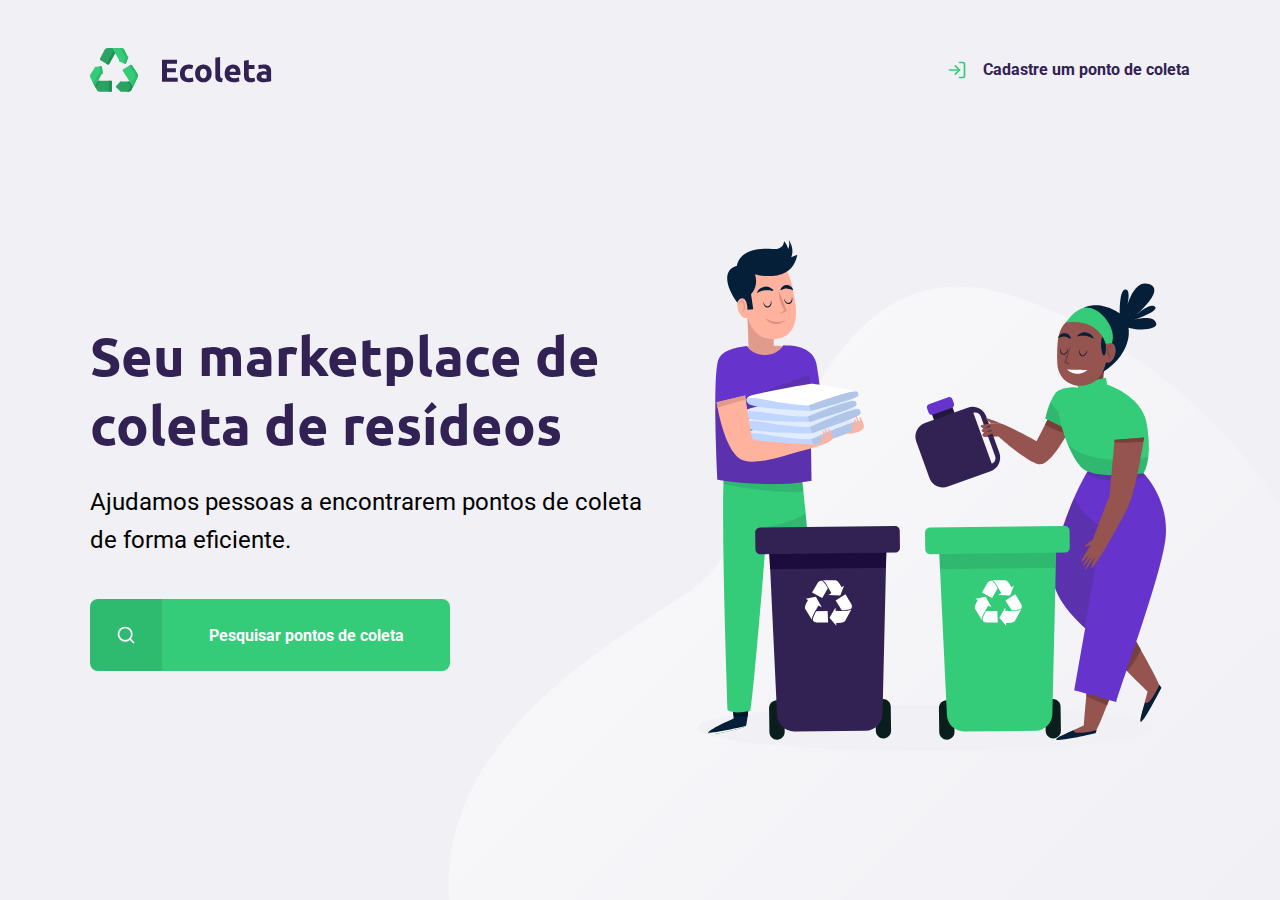
<file: index.html>
<!DOCTYPE html>
<html lang="pt_br">
<head>
    <meta charset="UTF-8">
    <meta name="viewport" content="width=device-width, initial-scale=1.0">
    <title>Ecoleta</title>

    <link href="https://fonts.googleapis.com/css2?family=Roboto&family=Ubuntu:wght@300;700&display=swap" rel="stylesheet">

    <link rel="stylesheet" href="styles/main.css">
    <link rel="stylesheet" href="styles/responsive.css">
    <link rel="stylesheet" href="styles/home.css">
</head>
<body>

    <div id="page-home">

        <div class="content">

            <header>
                <img src="/assets/logo.svg" alt="Ecoleta">
                <a href="http://google.com.br">
                    <span></span>
                    Cadastre um ponto de coleta
                </a>
            </header>
            
            <main>
                <h1>Seu marketplace de coleta de resídeos</h1>
            
                <p>Ajudamos pessoas a encontrarem pontos de coleta de forma eficiente.</p>
                
                <a href="#">
                    <span></span>
                    <strong>Pesquisar pontos de coleta</strong>
                </a>

            </main>

        </div>

    </div>

    


</body>
</html>
</file>
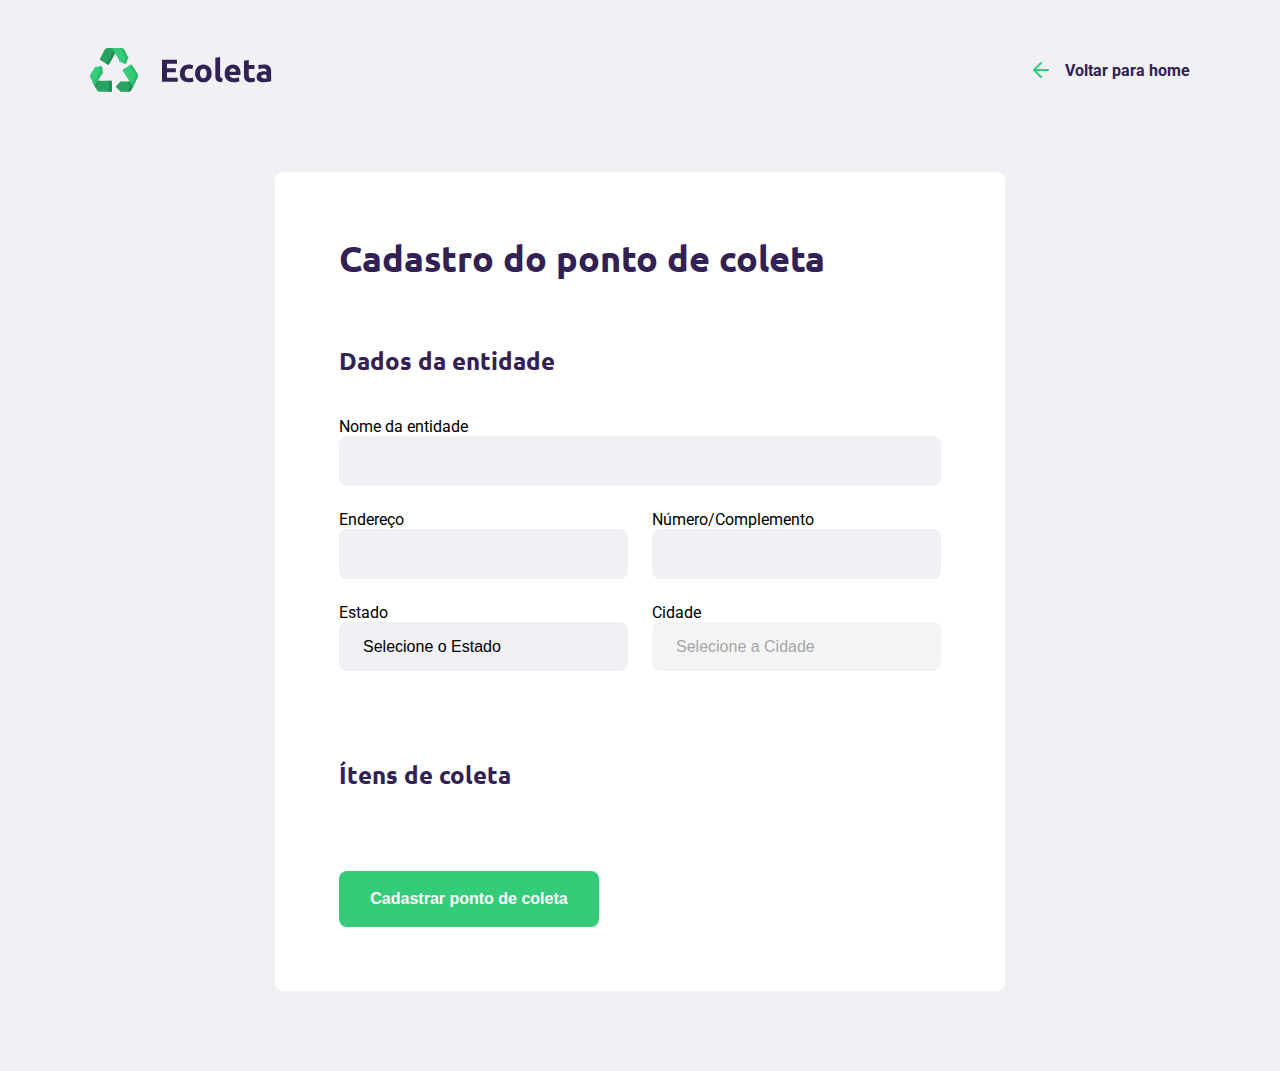
<file: create-point.html>
<!DOCTYPE html>
<html lang="pt_br">
<head>
    <meta charset="UTF-8">
    <meta name="viewport" content="width=device-width, initial-scale=1.0">
    <title>Ecoleta</title>

    <link href="https://fonts.googleapis.com/css2?family=Roboto&family=Ubuntu:wght@300;700&display=swap" rel="stylesheet">

    <link rel="stylesheet" href="styles/main.css">
    <link rel="stylesheet" href="styles/create-point.css">
    <link rel="stylesheet" href="styles/responsive.css">
</head>
<body>

    <div id="page-create-point">

        <header>
            <img src="/assets/logo.svg" alt="Ecoleta">
            <a href="http://google.com.br">
                <span></span>
                Voltar para home
            </a>
        </header>

        <form action="">

            <h1>Cadastro do ponto de coleta</h1>

            <fieldset>
                <legend>
                    <h2>Dados da entidade</h2>
                </legend>

                <div class="field">
                    <label for="name">Nome da entidade</label>
                    <input type="text" name="name">
                </div>

                <div class="field-group">
                    <div class="field">
                        <label for="address">Endereço</label>
                        <input type="text" name="address">
                    </div>
                    <div class="field">
                        <label for="address2">Número/Complemento</label>
                        <input type="text" name="address2">
                    </div>
                </div>

                <div class="field-group">
                    <div class="field">
                        <label for="state">Estado</label>
                        <select name="uf">
                            <option value="">Selecione o Estado</option>
                        </select>

                        <input type="hidden" name="state">
                    </div>

                    <div class="field">
                        <label for="city">Cidade</label>
                        <select name="city" disabled>
                            <option value="">Selecione a Cidade</option>
                        </select>
                    </div>
                </div>

            </fieldset>

            <fieldset>
                <legend>
                    <h2>Ítens de coleta</h2>
                </legend>
            </fieldset>

            <button type="submit">Cadastrar ponto de coleta</button>

        </form>

    </div>

    

    <script src="/scripts/create-point.js"></script>
</body>
</html>
</file>
<file: styles/main.css>
:root {
    --title-color: #322153;
    --primary-color: #34cb79;
}

* {
    margin: 0;
    padding: 0;
    box-sizing: border-box;
}

html {
    font-family: 'Roboto', sans-serif;
}

body {
    background: #f0f0f5;
    -webkit-font-smoothing: antialiased;
}

a {
    text-decoration: none;
}

h1, h2, h3, h4, h5, h6 {
    color: var(--title-color);
    font-family: 'Ubuntu', sans-serif;
}
</file>
<file: styles/responsive.css>
@media (max-width: 900px) {
    #page-home {
        background-position-x: 70vw;
    }

    #page-home .content {
        align-items: center;
        text-align: center;
    }

    #page-home header a {
        position: absolute;
        bottom: 48px;

        left: 50%;
        transform: translatex(-50%);
    }

    #page-home main {
        align-items: center;
    }
}

@media (min-width: 1700px) {
    #page-home {
        background-position-x: 40vw;
    }
}

@media (max-height: 760px) {
    #page-home {
        background-position-y: 200px;
    }
}
</file>
<file: styles/home.css>
#page-home {
    height: 100vh;
    background: url('../assets/home-background.svg') no-repeat;
    background-position: 35vw bottom;
}


#page-home .content {
    width: 90%;
    max-width: 1100px;
    height: 100%;

    margin: 0 auto;

    display: flex;
    flex-direction: column;
}

#page-home header {
    margin-top: 48px;
    display: flex;
    align-items: center;
    justify-content: space-between;
}

#page-home header a {
    display: flex;
    color: var(--title-color);
    font-weight: 700;
}

#page-home header a span {
    margin-right: 16px;
    display: flex;
    background-image: url('../assets/log-in.svg');
    width: 20px;
    height: 20px;
}

#page-home main {
    max-width: 560px;

    flex: 1;

    display: flex;
    flex-direction: column;
    justify-content: center;
}

#page-home main h1 {
    font-size: 54px;
}

#page-home main p {
    font-size: 24px;
    line-height: 38px;
    margin-top: 24px;
}

#page-home main a {
    width: 100%;
    max-width: 360px;
    height: 72px;

    border-radius: 8px;

    display: flex;
    align-items: center;

    margin-top: 40px;

    background-color: var(--primary-color);

    transition: 400ms;
}

#page-home main a:hover {
    background-color: #2fb86e;
}

#page-home main a span {
    width: 72px;
    height: 72px;

    border-top-left-radius: 8px;
    border-bottom-left-radius: 8px;

    background-color: rgba(0, 0, 0, 0.08);

    display: flex;
    align-items: center;
    justify-content: center;
}

#page-home main a span::after {
    content: "";
    background-image: url(/assets/search.svg);

    width: 20px;
    height: 20px;
}

#page-home main a strong {
    flex: 1;
    color: white;
    text-align: center;
}
</file>
<file: styles/create-point.css>
#page-create-point {
    width: 90%;
    max-width: 1100px;

    margin: 0 auto;
}

#page-create-point header {
    margin-top: 48px;

    display: flex;
    justify-content: space-between;
    align-items: center;
}

#page-create-point header a {
    color: var(--title-color);
    font-weight: bold;

    display: flex;
    align-items: center;
}

#page-create-point header a span {
    margin-right: 16px;
    background-image: url(../assets/arrow-left.svg);

    display: flex;

    width: 20px;
    height: 24px;
}

form {
    background-color: white;

    margin: 80px auto;
    padding: 64px;

    border-radius: 8px;

    max-width: 730px;
}

form h1 {
    font-size: 36px;
}

form fieldset {
    margin-top: 64px;

    border: 0;
}

form legend {
    margin-bottom: 40px;
}

form legend h2 {
    font-size: 24px;
}

form .field {
    flex: 1;

    display: flex;
    flex-direction: column;

    margin-bottom: 24px;
}

form .field-group {
    display: flex;
}

form input,
form select {
    background-color: #f0f0f5;

    border: 0;
    padding: 16px 24px;
    font-size: 16px;

    border-radius: 8px;
}

form select {
    -webkit-appearance: none;
    -moz-appearance: none;
    appearance: none;
}

font label {
    font-size: 14px;
    margin-bottom: 8px;
}

form .field-group .field + .field {
    margin-left: 24px;
}

form button {
    width: 260px;
    height: 56px;

    background-color: var(--primary-color);
    border-radius: 8px;

    color: white;
    font-weight: bold;
    font-size: 16px;

    border: 0;

    margin-top: 40px;

    transition: background-color 400ms;
}

form button:hover {
    background-color: #2fb86e;
}
</file>
